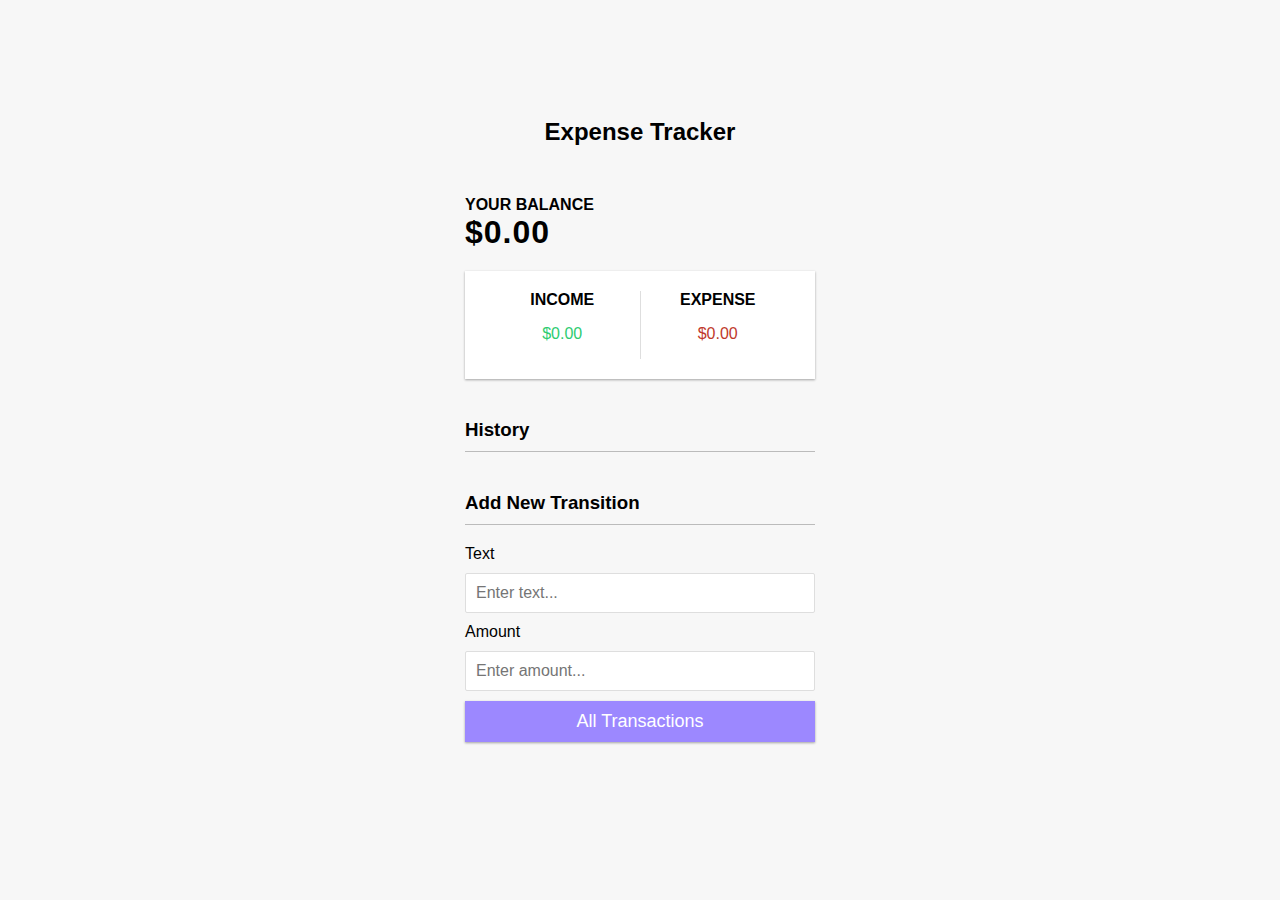
<file: budget_Tracker/index.html>
<!DOCTYPE html>
<html lang="en">
<head>
    <meta charset="UTF-8">
    <meta name="viewport" content="width=device-width, initial-scale=1.0">
    <title>Document</title>
    <link rel="stylesheet" href="sty.css">
</head>
<body>
    <h2>Expense Tracker</h2>
    <div class="container">
        <h4>YOUR BALANCE</h4>
        <h1 id="balance">$0.00</h1>
        <div class="inc-exp-container">
            <div>
                <h4>INCOME</h4>
                <p id="money-plus" class="money-plus">+$0.00</p>
            </div>
            <div>
                <h4>EXPENSE</h4>
                <p id="money-minus" class="money-minus">-$0.00</p>
            </div>
        </div>
        <h3>History</h3>
        <ul class="list" id="list">
            <li class="minus">
                Cash <span>-$400</span>
                <button class="delete-btn">x</button>
            </li>
        </ul>
        <h3>Add New Transition</h3>
        <form id="form">
            <div class="form-control">
                <label for="text">Text</label>
                <input type="text" id="text" placeholder="Enter text...">
            </div>
            <div class="form-control">
                <label for="amount">Amount</label>
                <input type="number" id="amount" placeholder="Enter amount...">
            </div>
            <button class="btn"> All Transactions</button>
        </form>
    </div>
    <script src="index.js"></script>
</body>
</html>
</file>
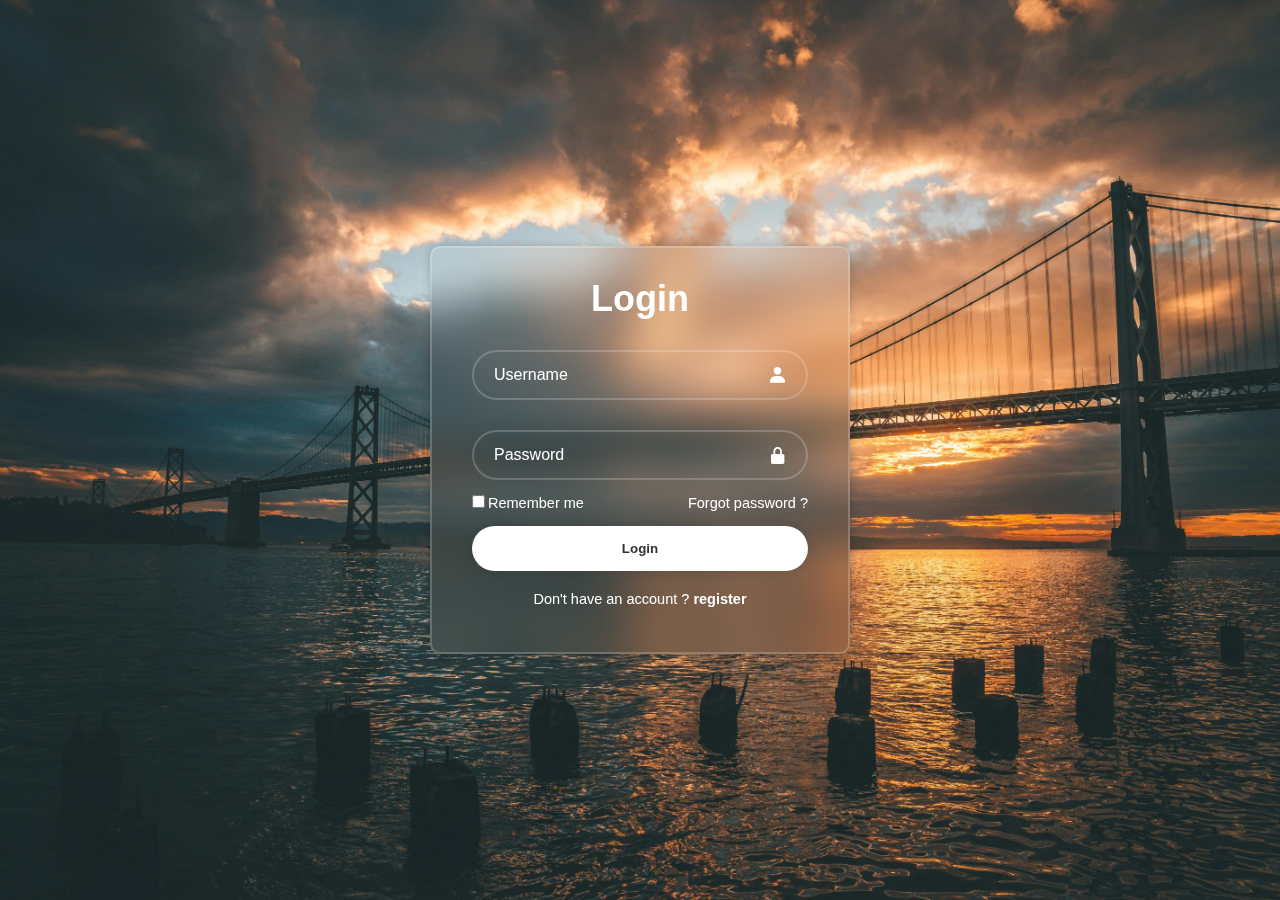
<file: log_in_from/index.html>
<!DOCTYPE html>
<html lang="en">
<head>
    <meta charset="UTF-8">
    <meta name="viewport" content="width=device-width, initial-scale=1.0">
    <title>Login</title>
    <link rel="stylesheet" href="style.css">
    <link href='https://unpkg.com/boxicons@2.1.4/css/boxicons.min.css' rel='stylesheet'>
</head>
<body>
    <div class="wrapper">
        <form action="">
            <h1>Login</h1>
            <div class="input-box">
                <input type="text" placeholder="Username" required>
                <i class='bx bxs-user'></i>
            </div>
            <div class="input-box">
                <input type="password" placeholder="Password" required>
                <i class='bx bxs-lock-alt'></i>
            </div>
            <div class="rememeber-forgot">
                <label for=""><input type="checkbox">Remember me</label>
                <a href="#">Forgot password ?</a>
            </div>
            <button type="submit" class="btn">Login</button>
            <div class="register-link">
                <p>Don't have an account ?
                <a href="#">register</a></p>
            </div>
        </form>
    </div>
</body>
</html>
</file>
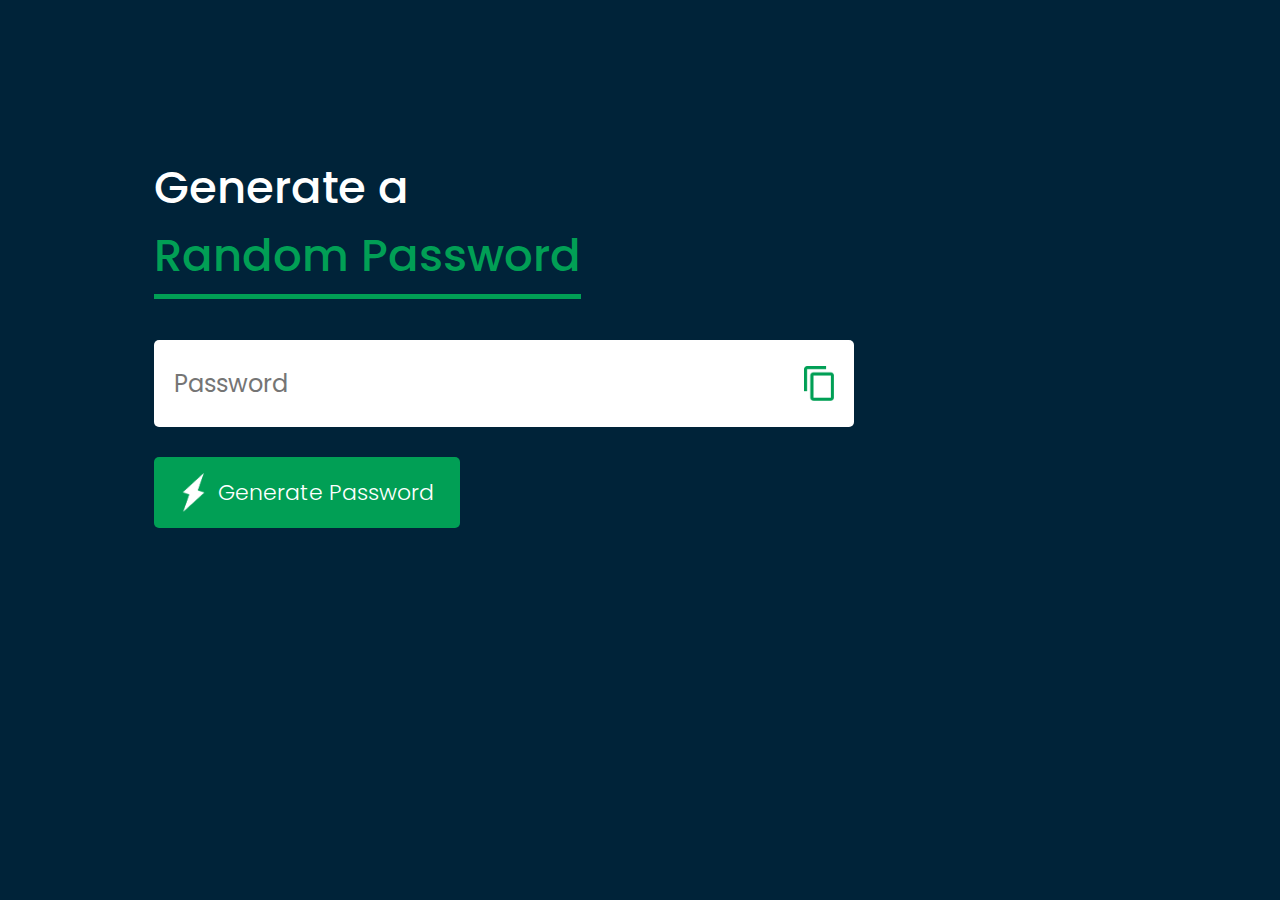
<file: passwordGenerator/index.html>
<!DOCTYPE html>
<html lang="en">
<head>
    <meta charset="UTF-8">
    <meta name="viewport" content="width=device-width, initial-scale=1.0">
    <title>Random Password Generator</title>
    <link rel="stylesheet" href="style.css">
</head>
<body>
    <div class="container">
        <h1>Generate a<br><span>Random Password</span></h1>
        <div class="display">
            <input type="text" placeholder="Password" id="password" >
            <img src="images/copy.png" alt="copyimg" onclick="copyPassword()">
        </div>
        <button onclick="createPassword()" >
            <img src="images/generate.png">
            Generate Password
        </button>
    </div>
    <script src="main.js"></script>
</body>
</html>
</file>
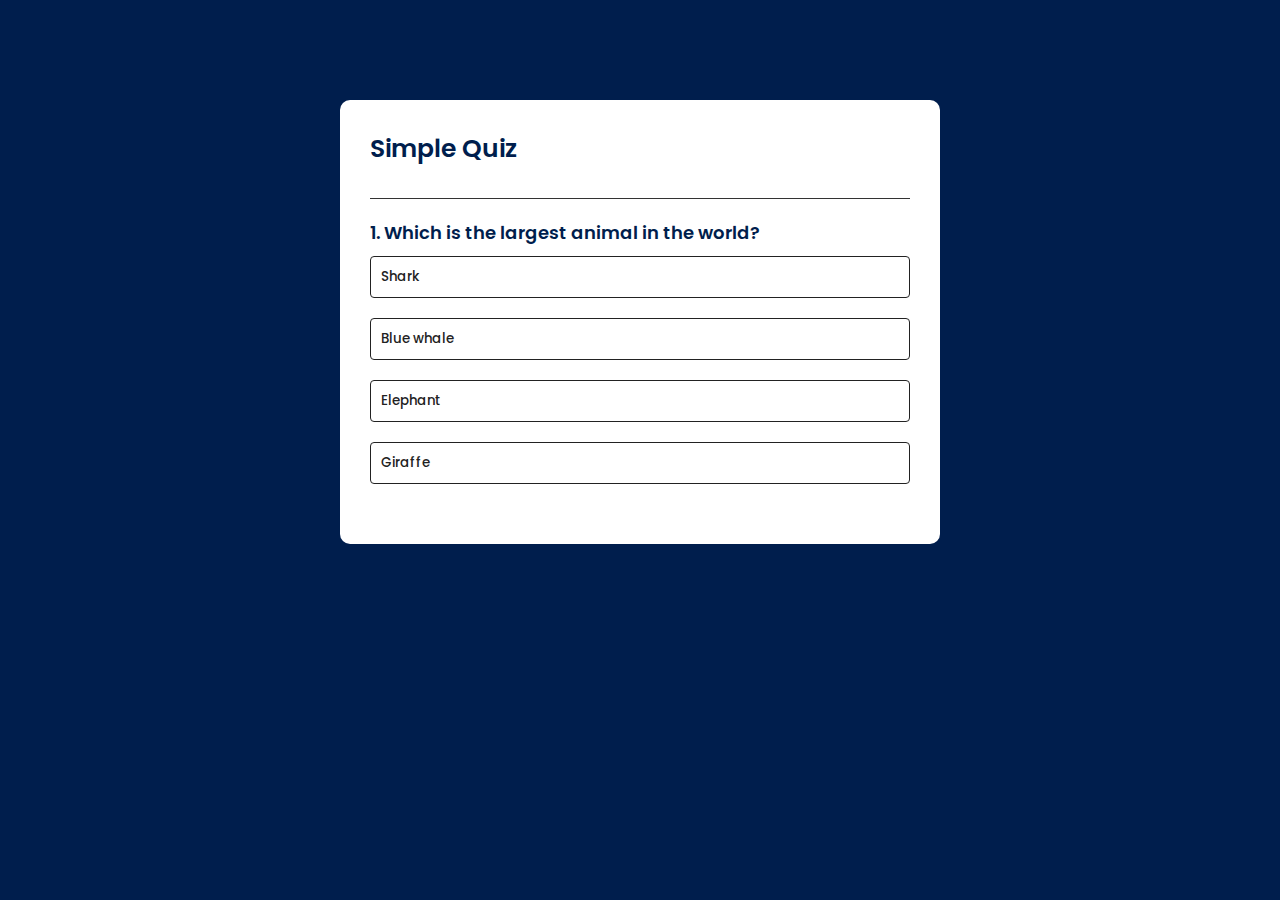
<file: Quiz app/index.html>
<!DOCTYPE html>
<html lang="en">
<head>
    <meta charset="UTF-8">
    <meta name="viewport" content="width=device-width, initial-scale=1.0">
    <title>Quiz App</title>
    <link rel="stylesheet" href="style.css">
</head>
<body>
    <div class="app">
        <h1>Simple Quiz</h1>
        <div class="quiz">
            <h2 id="question">Question goes here</h2>
            <div id="answar-buttons">
                <button class="btn">Answar 1</button>
                <button class="btn">Answar 2</button>
                <button class="btn">Answar 3</button>
                <button class="btn">Answar 4</button>
            </div>
            <button id="next-btn">Next</button>
        </div>
    </div>
    <script src="main.js"></script>
</body>
</html>
</file>
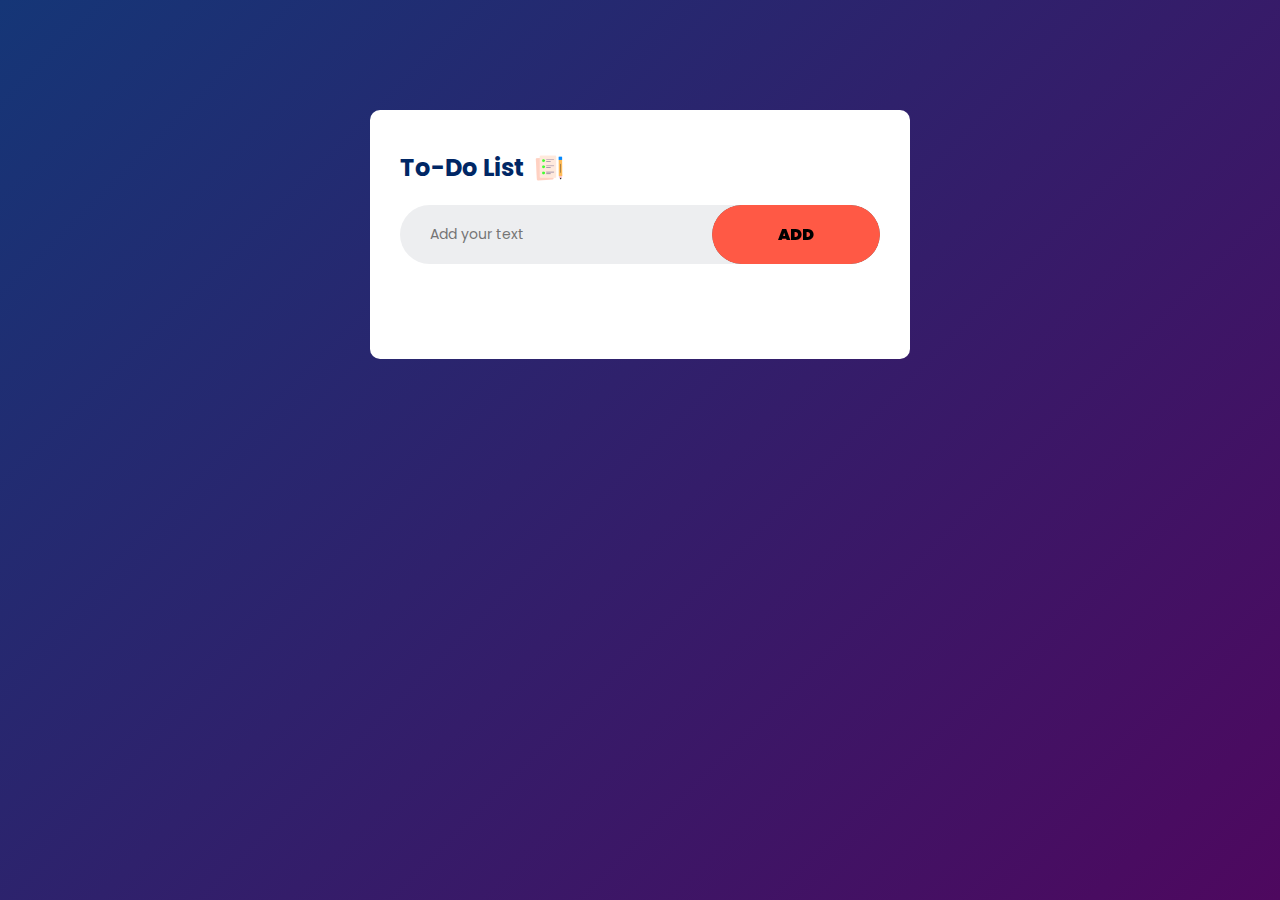
<file: To-do list/index.html>
<!DOCTYPE html>
<html lang="en">
<head>
    <meta charset="UTF-8">
    <meta name="viewport" content="width=device-width, initial-scale=1.0">
    <title>To-Do List App</title>
    <link rel="stylesheet" href="style.css">
</head>
<body>
    <div class="container"> 
        <div class="todo-app">
            <h2>To-Do List<img src="images/icon.png" ></h2>
            <div class="row">
                <input type="text" id="input-box" placeholder="Add your text">
                <!-- <button id="btn">Add</button> -->
                <button id="btn">
                    <span class="new">New</span>
                    <div class="old">
                      <span>Add</span>
                      <span aria-hidden>Add</span>
                    </div>
                  </button>
            </div>
            <ul id="list-container">
                <!-- <li class="checked">Task 1</li>
                <li>Task 2</li>
                <li>Task 3</li> -->
            </ul>
        </div>
    </div>
    <script src="main.js "></script>
</body>
</html>
</file>
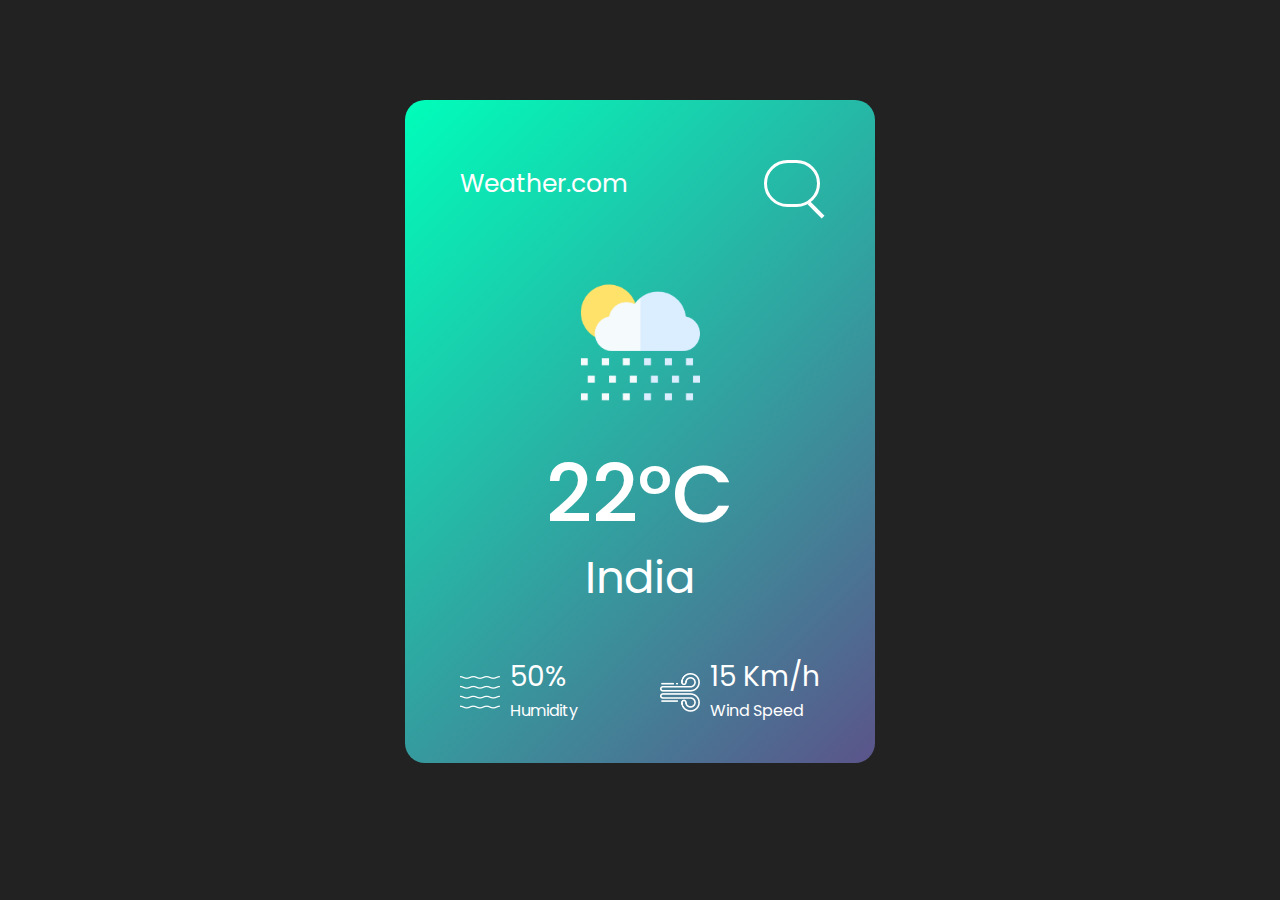
<file: weather/index.html>
<!DOCTYPE html>
<html lang="en">
<head>
    <meta charset="UTF-8">
    <meta name="viewport" content="width=device-width, initial-scale=1.0">
    <title>Weather App</title>
    <link rel="stylesheet" href="style.css">
</head>
<body>
    <div class="card">
        <!-- <div class="search">
            <input type="text" placeholder="Enter the city name" spellcheck="false">
            <button><img src="images/search.png" alt="searchicon"></button>
        </div> -->
        <div class="wrap-input-18">
            <div class="search">
                <div class="para">
                <p>Weather.com</p>
                </div>
                <div class="input">
                <input type="text" placeholder="Enter the city name...">
                </div>
            </div>
        </div>
        <div class="error">
            <p>Invalid city name</p>
        </div>
        <div class="weather ">
            <img src="images/rain.png" class="weather-icon">
            <h1 class="temp">22°C</h1>
            <h2 class="city">India</h2>
            <div class="details">
                <div class="col">
                    <img src="images/humidity.png" >
                    <div>
                        <p class="humidity">50%</p>
                         <p>Humidity</p>
                    </div>
                </div>
                <div class="col">
                    <img src="images/wind.png" >
                    <div>
                        <p class="wind">15 Km/h</p>
                         <p>Wind Speed</p>
                    </div>
                </div>
            </div>
        </div>
    </div>
    <script src="main.js"></script>
</body>
</html>
</file>
<file: budget_Tracker/sty.css>
:root{
    --box-shadow:0 1px 3px  rgba(0 , 0, 0, 0.12), 
    0 1px 2px rgba(0,0,0,0.24)
}

*{
    box-sizing: border-box;
}

body{
    background: #f7f7f7;
    display: flex;
    flex-direction: column;
    align-items: center;
    justify-content: center;
    min-height: 100vh;
    margin: 0;
    font-family: -apple-system, BlinkMacSystemFont, 'Segoe UI', Roboto, Oxygen, Ubuntu, Cantarell, 'Open Sans', 'Helvetica Neue', sans-serif;
}

.container{
    margin: 30px;
    width: 350px;
}

h1{
    letter-spacing: 1px;
    margin: 0;
}

h3{
    border-bottom: 1px solid #bbb;
    padding-bottom: 10px;
    margin: 40px 0 10px;
}

h4{
    margin: 0;
}

.inc-exp-container{
    background: white;
    box-shadow: var(--box-shadow);
    padding: 20px;
    display: flex;
    justify-content: center;
    margin: 20px 0;
}

.inc-exp-container div{
    flex: 1;
    text-align: center;
}

.inc-exp-container div:first-of-type{
    border-right: 1px solid #dedede;
}

.money-plus{
    color: #2ecc71;
}

.money-minus{
    color: #c0392b ;
}

label{
    display: inline-block;
    margin: 10px 0;
}

input[type="text"],input[type="number"] {
  border: 1px solid #dedede;
  border-radius: 2px;
  display: block;
  font-size: 16px;
  padding: 10px;
  width: 100%;
}
.btn{
    cursor: pointer;
    color: #fff;
    box-shadow: var(--box-shadow);
    border: 0;
    display: block;
    background-color: #9c88ff;
    font-size: 18px;
    margin: 10px 0 30px;
    padding: 10px;
    width: 100%;
}

.btn:focus,.delete-btn:focus{
    outline: 0; 
}

.list{
    list-style: none;
    padding: 0;
    margin-bottom: 40px;
}

.list li{
    background-color: #fff;
    box-shadow: var(--box-shadow);
    position: relative;
    display: flex;
    justify-content: space-between;
    padding: 10px;
    margin: 10px 0;
    color: #333;
}

.list li.plus{
    border-right: 5px solid #2ecc71;
}

.list li.minus{
    border-right: 5px solid #c0392b;
}

.delete-btn{
    cursor: pointer;
    background-color: #e74c3c;
    border: 0;
    color: #fff;
    font-size: 20px;
    line-height: 20px;
    padding: 2px 5px;
    position: absolute;
    top: 50%;
    left: 0;
    transform: translate(-100%,-50%);
    opacity: 0;
    transition: opacity 0.3s ease;
}

.list li:hover .delete-btn{
    opacity: 1;
}
</file>
<file: log_in_from/style.css>
@import url("https://fonts.googlesis.com/css2?family=Poppins:wght@300;400;500;600;700;800;900&display=swap");
*{
    margin: 0;
    padding: 0;
    box-sizing:border-box;
    font-family: "Poppins",sans-serif;
}
body{
    display: flex;
    justify-content: center;
    align-items: center;
    min-height: 100vh;
    background: url("pexels-maoriginalphotography-1485894.jpg") no-repeat;
    background-size: cover;
    background-position: center;
}
.wrapper{
    width: 420px;
    background-color:transparent;
    border: 2px solid rgba(255,255,255, .2);
    backdrop-filter: blur(20px);
    box-shadow: 0 0 10px rgba(0,0,0,.2);
    color: #fff;
    border-radius: 10px;
    padding: 30px 40px ;
}
.wrapper h1{
    font-size: 36px;
    text-align: center;
}
.wrapper .input-box{
    position: relative;
    width: 100%;
    height: 50px;
    /* background: salmon; */
    margin: 30px 0;
}
.input-box input{
    width: 100%;
    height: 100%;
    background: transparent;
    border: none;
    outline: none;
    border: 2px solid rgba(255,255,255, .2);
    border-radius: 40px;
    font-size: 16px;
    color: #fff;
    padding: 20px 45px 20px 20px;
}
.input-box input::placeholder{
    color: #fff;
}
.input-box i{
    position: absolute;
    right: 20px;
    top: 50%;
    transform: translateY(-50%);
    font-size: 20px;
}
.wrapper .rememeber-forgot{
    display: flex;
    justify-content: space-between;
    font-size: 14.5px;
    margin: -15px 0 15px;
}

.rememeber-forgot label input{
    accent-color: #fff;
    margin-right: 3px;
}
.rememeber-forgot a{
    color: #fff;
    text-decoration: none;
}
.rememeber-forgot a:hover {
   text-decoration: underline;
}
.wrapper .btn{
    width: 100%;
    height: 45px;
    background: #fff;
    border: none;
    outline: none;
    border-radius: 40px;
    box-shadow: 0 0 10px rgba(0,0,0,.1);
    color: #333;
    font-weight: 600;
}
.wrapper .register-link{
    font-size: 14.5px;
    text-align: center;
    margin: 20px 0 15px ;
}
.register-link p a{
    color: #fff;
    text-decoration: none;
    font-weight: 600;
}
.register-link p a:hover{
    text-decoration: underline;
}
</file>
<file: passwordGenerator/style.css>
@import url('https://fonts.googleapis.com/css2?family=Poppins:ital,wght@0,100;0,200;0,300;0,400;0,500;0,600;0,700;0,800;0,900;1,100;1,200;1,300;1,400;1,500;1,600;1,700;1,800;1,900&display=swap');
*{
    padding: 0;
    margin: 0;
    box-sizing: border-box;
    font-family: "Poppins", sans-serif;
}
body{
    background-color: #002339;
    color: #fff;
}
.container{
    margin: 12%;
    width: 90%;
    max-width: 700px;
}
.container h1{
    font-size: 45px;
    font-weight: 500;
}
.container h1 span{
    color: #019f55;
    border-bottom: 5px solid #019f55;
    padding-bottom: 7px;
}
.display{
   margin-top: 50px;
   margin-bottom: 30px;
   width: 100%;
   display: flex;
   align-items: center;
   justify-content: space-between;
   padding: 26px 20px;
   border-radius: 5px;
   background: #fff;
   color: #333;
}
.display img{
    width: 30px;
    cursor: pointer;
}
.display input{
    border: none;
    outline: none;
    font-size: 24px;
}
.container button img{
    width: 28px;
    margin-right: 10px;
}
.container button{
    background: #019f55;
    color: #fff;
    border: none;
    outline: none;
    font-size: 22px;
    font-weight: 300;
    display: flex;
    align-items: center;
    justify-content: center;
    padding: 16px 26px; 
    cursor: pointer;
    border-radius: 5px;
}
</file>
<file: Quiz app/style.css>
@import url('https://fonts.googleapis.com/css2?family=Poppins:ital,wght@0,100;0,200;0,300;0,400;0,500;0,600;0,700;0,800;0,900;1,100;1,200;1,300;1,400;1,500;1,600;1,700;1,800;1,900&display=swap');
*{
    margin: 0;
    padding: 0;
    box-sizing: border-box;
    font-family: "Poppins", sans-serif;
}
body{
    background: #001e4d;
}
.app{
    background: #fff;
    width: 90%;
    max-width: 600px;
    padding: 30px;
    margin: 100px auto 0;
    border-radius: 10px;
}
.app h1 {
    font-size: 25px;
    color: #001e4d;
    font-weight: 600;
    border-bottom: 1px solid #333;
    padding-bottom: 30px;
}
.quiz{
    padding: 20px 0;
}
.quiz h2{
    font-size: 18px;
    color: #001e4d;
    font-weight: 600;
}
.btn{
    background: #fff;
    color: #222;
    font-weight: 500;
    width: 100%;
    border: 1px solid #222;
    padding: 10px;
    margin: 10px 0;
    text-align: left;
    cursor: pointer;
    border-radius: 4px;
    transition: 0.3s;
}
.btn:hover:not([disabled]){
    background: black;
    color: #fff;
}
.btn:disabled{
    cursor:no-drop;
}
#next-btn{
    background: #001e4d;
    color: #fff;
    font-weight: 500;
    width: 150px;
    border: 0;
    padding: 10px;
    margin: 20px auto 0 ;
    border-radius: 4px;
    cursor: pointer;
    display: none;
}

.correct{
    background: #9aeabc;
}
.incorrect{
    background: #ff9393;
}
</file>
<file: To-do list/style.css>
@import url("https://fonts.googleapis.com/css2?family=Poppins:ital,wght@0,100;0,200;0,300;0,400;0,500;0,600;0,700;0,800;0,900;1,100;1,200;1,300;1,400;1,500;1,600;1,700;1,800;1,900&display=swap");
* {
  margin: 0;
  padding: 0;
  font-family: "Poppins", sans-serif;
  box-sizing: border-box;
}
.container {
  width: 100%;
  min-height: 100vh;
  background: linear-gradient(135deg, #153677, #4e085f);
  padding: 10px;
}
.todo-app {
  width: 100%;
  max-width: 540px;
  background: #fff;
  margin: 100px auto 20px;
  padding: 40px 30px 70px;
  border-radius: 10px;
}
.todo-app h2 {
  color: #002765;
  display: flex;
  align-items: center;
  margin-bottom: 20px;
}
.todo-app h2 img {
  width: 30px;
  margin-left: 10px;
}
.row {
  display: flex;
  align-items: center;
  justify-content: space-between;
  background: #edeef0;
  border-radius: 30px;
  padding-left: 20px;
  margin-bottom: 25px;
}
input {
  flex: 1;
  border: none;
  outline: none;
  background: transparent;
  padding: 10px;
  font-size: 14px;
}
/* button{
    border: none;
    outline: none;
    cursor: pointer;
    color: #fff;
    background: #ff5945;
    font-size: 16px;
    padding: 16px 50px;
    border-radius: 40px;
} */
#btn *,
#btn,
#btn :after,
#btn :before,
#btn:after,
#btn:before {
  border: none;
  box-sizing: border-box;
}
#btn {
  -webkit-tap-highlight-color: transparent;
  -webkit-appearance: button;
  background-color: #000;
  background-image: none;
  color: #ff5945;
  cursor: pointer;
  font-size: 100%;
  font-weight: 900;
  line-height: 1.5;
  margin: 0;
  -webkit-mask-image: -webkit-radial-gradient(#000, #fff);
  padding: 0;
  border-radius: 40px;
}
#btn:disabled {
  cursor: default;
}
#btn:-moz-focusring {
  outline: auto;
}
#btn svg {
  display: block;
  vertical-align: middle;
}
#btn [hidden] {
  display: none;
}
#btn {
  box-sizing: border-box;
  display: block;
  overflow: hidden;
  padding: 1.1rem 4rem;
  position: relative;
  text-transform: uppercase;
}
#btn .new,
#btn .old span {
  font-weight: 900;
  transition: transform 0.2s;
}
#btn .new {
  display: block;
  transform: scale(0);
}
#btn:hover .new {
  transform: scale(1);
}
#btn .old,
#btn .old span {
  inset: 0;
  position: absolute;
}
#btn .old span {
  background: #ff5945;
  color: #000;
  display: block;
  display: grid;
  place-items: center;
}
#btn .old span:first-child {
  -webkit-clip-path: polygon(0 0, 51% 0, 51% 100%, 0 100%);
  clip-path: polygon(0 0, 51% 0, 51% 100%, 0 100%);
}
#btn .old span:nth-child(2) {
  -webkit-clip-path: polygon(50% 0, 100% 0, 100% 100%, 50% 100%);
  clip-path: polygon(50% 0, 100% 0, 100% 100%, 50% 100%);
}
#btn:hover .old span:first-child {
  transform: translateY(-100%);
}
#btn:hover .old span:nth-child(2) {
  transform: translateY(100%);
}
ul li {
  list-style: none;
  font-size: 17px;
  padding: 12px 8px 12px 50px;
  user-select: none;
  cursor: pointer;
  position: relative;
}
ul li::before {
  content: "";
  position: absolute;
  height: 28px;
  width: 28px;
  border-radius: 50%;
  background-image: url(images/unchecked.png);
  background-size: cover;
  background-position: center;
  top: 12px;
  left: 8px;
}
.checked {
  text-decoration: line-through;
  color: #555;
}
.checked::before {
  background-image: url(images/checked.png);
  background-size: cover;
  background-position: center;
}
ul li span {
  position: absolute;
  top: 5px;
  right: 0;
  width: 40px;
  height: 40px;
  border-radius: 50%;
  font-size: 22px;
  color: #555;
  text-align: center;
  padding-top: 5px;
}
ul li span:hover {
  background: #edeef0;
}
</file>
<file: weather/style.css>
@import url("https://fonts.googleapis.com/css2?family=Poppins:ital,wght@0,100;0,200;0,300;0,400;0,500;0,600;0,700;0,800;0,900;1,100;1,200;1,300;1,400;1,500;1,600;1,700;1,800;1,900&display=swap");
* {
  margin: 0;
  padding: 0;
  box-sizing: border-box;
  font-family: "Poppins", sans-serif;
}
body {
  background: #222;
}
.card {
  width: 90%;
  max-width: 470px;
  padding: 40px 35px;
  background: linear-gradient(135deg, #00feba, #5b548a);
  color: #fff;
  margin: 100px auto 0;
  border-radius: 20px;
  text-align: center;
}
/* .search{
    width: 100%;
    display: flex;
    justify-content: space-between;
    align-items: center;
}
.search input{
    border: none;
    outline: none;
    background-color: #ebfffc;
    color: #555;
    padding:10px 25px;
    height: 60px;
    border-radius: 30px;
    flex: 1;
    margin-right: 16px;
    font-size: 18px;
}
.search button{
    border: none;
    outline: none;
    background-color: #ebfffc;
    height: 60px;
    width: 60px;
    cursor: pointer;
    border-radius: 50%;
}
.search button img{
    width: 16px;
    padding-top: 9px;
}
.search button:active{
    border:2px solid #222;
} */
.wrap-input-18 {
  width: 100%;
  height: 100%;
  
}
.wrap-input-18 .search {
    margin: 20px;
    display: flex;
    justify-content: space-between;
    align-items: center;
}
.para{
    font-size: 25px;
    font-weight: 500px;
    text-align: left;
}

.wrap-input-18 .search > .input {
  display: inline-block;
  position: relative;
}

.wrap-input-18 .search > .input:after {
  content: "";
  background: white;
  width: 4px;
  height: 20px;
  position: absolute;
  top: 40px;
  right: 2px;
  transform: rotate(135deg);
}

.wrap-input-18 .search > .input > input {
  color: white;
  /* font-size: 16px; */
  background: transparent;
  width: 25px;
  padding: 10px 25px;
  height: 47px;
  border: solid 3px white;
  outline: none;
  border-radius: 35px;
  transition: width 0.5s;
}

.wrap-input-18 .search > .input > input::placeholder {
  color: #efefef;
  opacity: 0;
  transition: opacity 150ms ease-out;
}

.wrap-input-18 .search > .input > input:focus::placeholder {
  opacity: 1;
}
.wrap-input-18 .search > .input > input:focus,
.wrap-input-18 .search > .input > input:not(:placeholder-shown) {
  width: 360px;
  font-size: 20px;
}
.weather-icon {
  width: 170px;
  margin-top: 30px;
}
.weather h1 {
  font-size: 80px;
  font-weight: 500;
}
.weather h2 {
  font-size: 45px;
  font-weight: 400;
  margin-top: -10px;
}
.details {
  display: flex;
  justify-content: space-between;
  align-items: center;
  padding: 0 20px;
  margin-top: 50px;
}
.col {
  display: flex;
  align-items: center;
  text-align: left;
}
.col img {
  width: 40px;
  margin-right: 10px;
}
.wind,
.humidity {
  font-size: 28px;
  margin-top: -6px;
}
.error {
  margin: 5px 0 0 25px;
  text-align: left;
  font-size: 14px;
  display: none;
}
/* .weather {
  display: none;
} */
</file>
